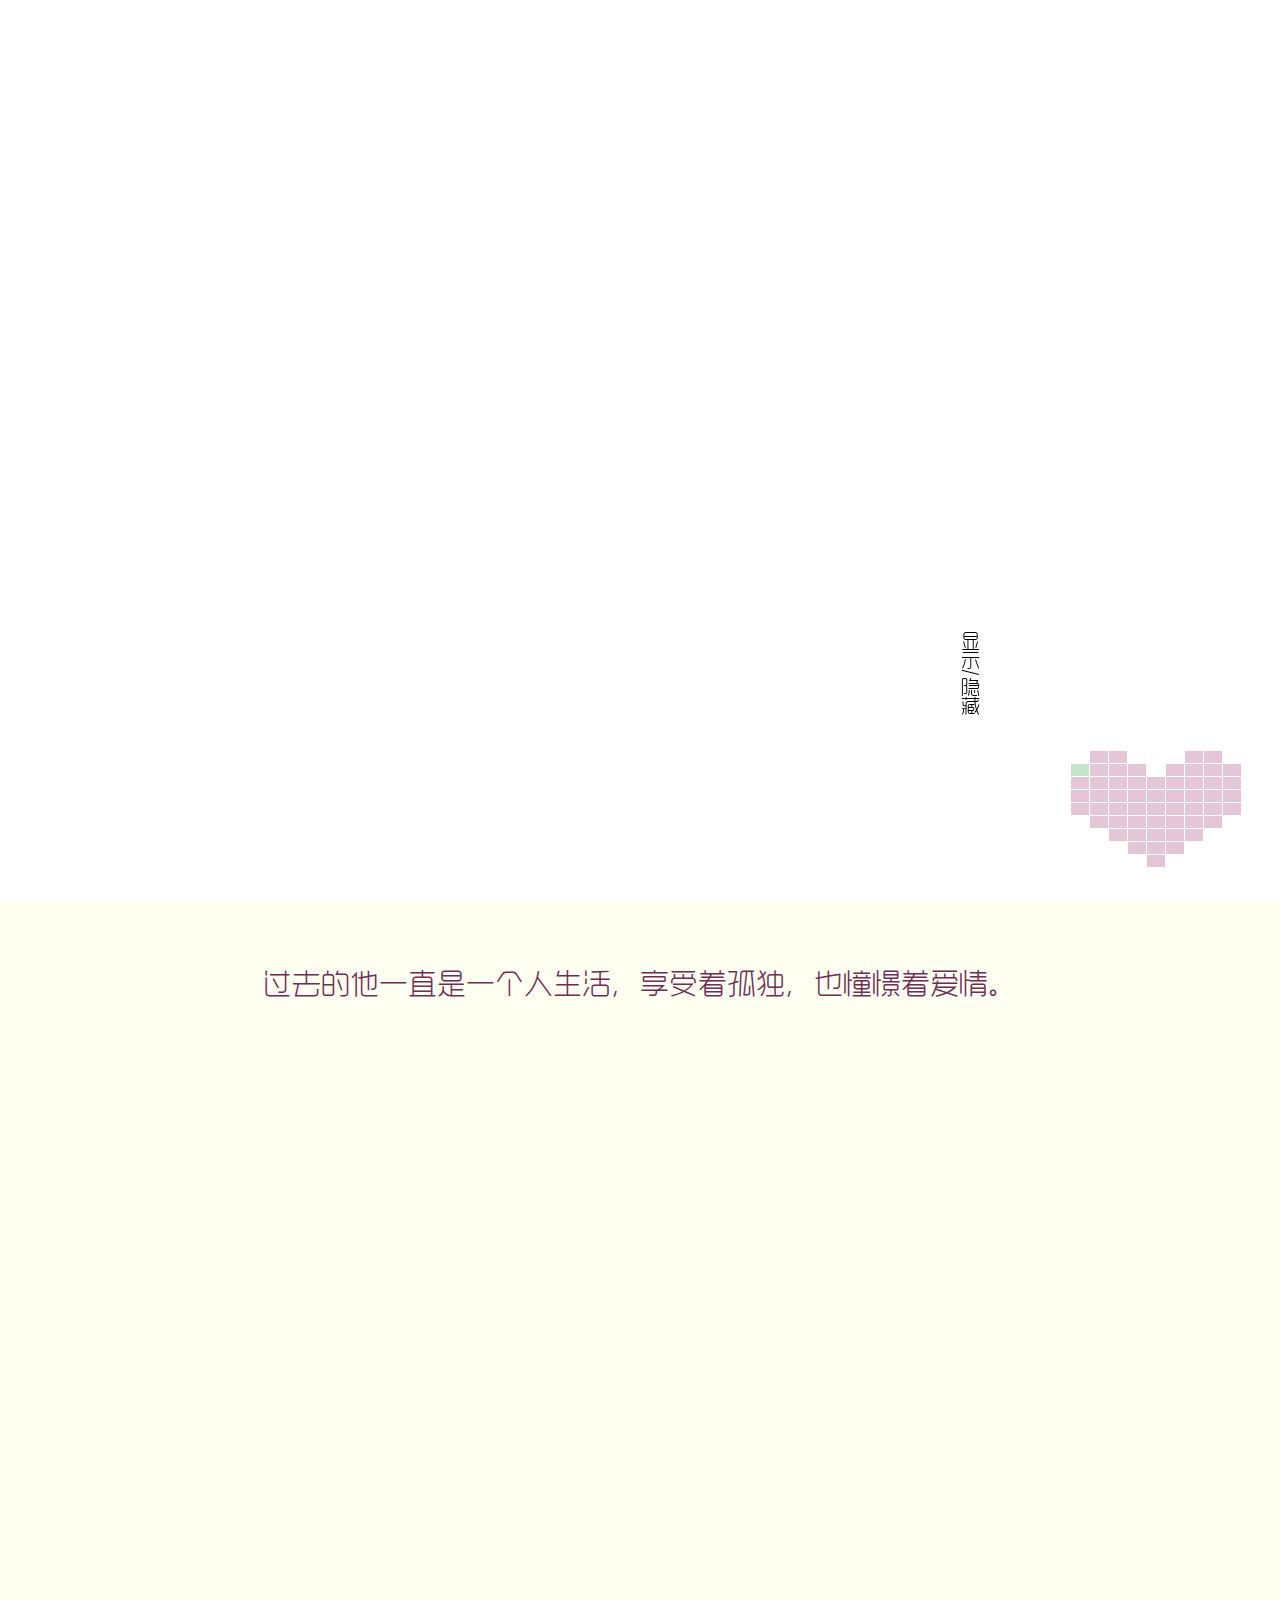
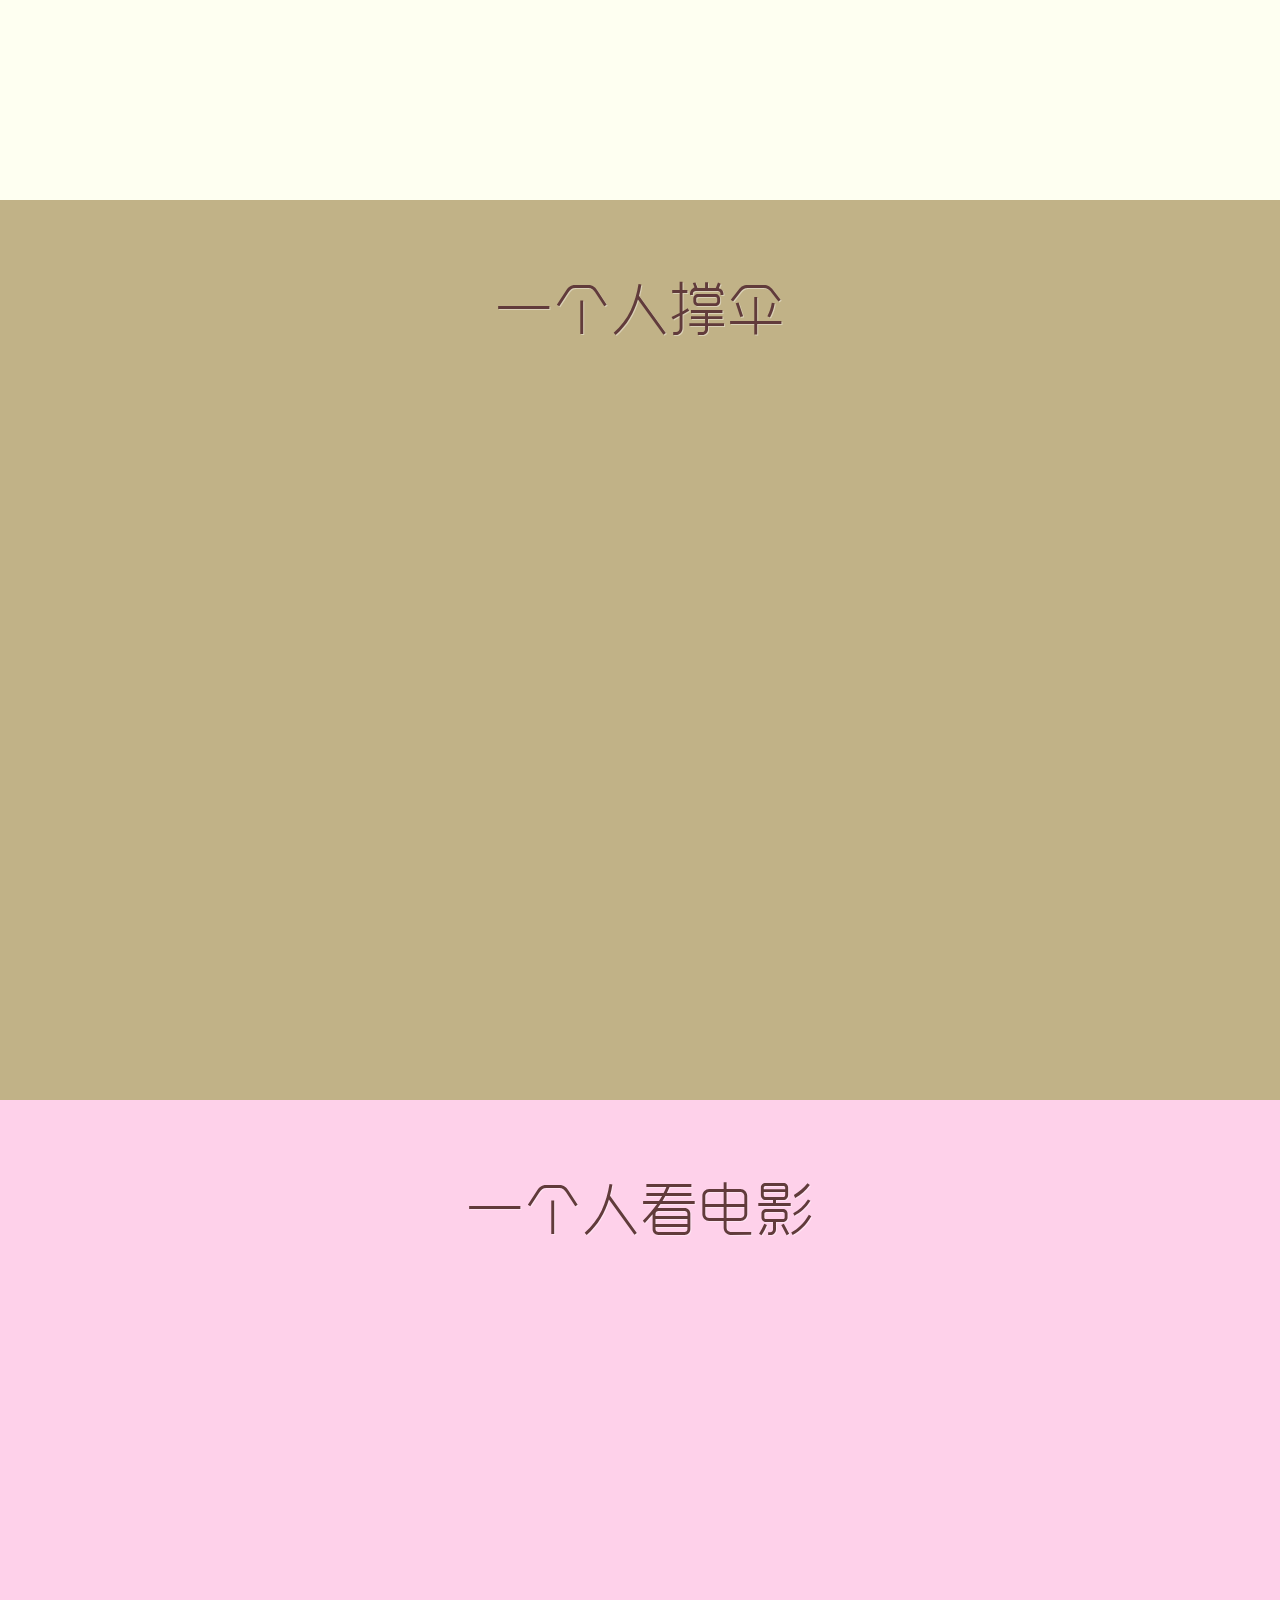
<file: index.htm>
<html><!DOCTYPE HTML>
<!--[if IE 6]>
<html id="ie6" class="ie ie6 lt-ie9">
<![endif]-->
<!--[if IE 7]>
<html id="ie7" class="ie ie7 lt-ie9">
<![endif]-->
<!--[if IE 8]>
<html id="ie8" class="ie ie8 lt-ie9">
<![endif]-->
<!--[if gte IE 9]>
<html class="ie ie9">
<![endif]-->
<!--[if !(IE)]><!-->
<html>
<!--<![endif]-->
<head>
    <meta http-equiv='Pragma' content='no-cache'/>
    <meta charset="UTF-8">
    <meta name="viewport" content="width=device-width, minimum-scale=1.0, maximum-scale=1.0, user-scalable=no">
    <meta name="author" content="我爱你">
    <meta name="description" content="我爱你">
    <title>❤宝 我陪你长大</title>
    <link rel="stylesheet" href="all.min.css">
</head>
<body>
<div class="flowtime">
    <div class="ft-section section-1" data-id="section-1">
        <div id="/section-1/page-1" class="ft-page page-1" data-id="page-1">
            <p class="text1"><span id="text-75" contenteditable="true">我也是第一次谈恋爱，我也是第一次， 这么喜欢一个人。</span>❤</br>
                屏幕下滑 "↓"开始倾听程序员的浪漫</p>
        </div>
        <div id="/section-1/page-2" class="ft-page page-2" data-id="page-2">
            <p class="top-text" id="text-1" contenteditable="true">过去的他一直是一个人生活，享受着孤独，也憧憬着爱情。</p>
        </div>
        <div id="/section-1/page-3" class="ft-page page-3" data-id="page-3">
            <h2 class="text" id="text-2" contenteditable="true">一个人撑伞</h2>
        </div>
        <div id="/section-1/page-4" class="ft-page page-4" data-id="page-4">
            <h2 class="center-text" id="text-3" contenteditable="true">一个人看电影</h2>
        </div>
    </div>
    <div class="ft-section section-2" data-id="section-2">
        <div id="/section-2/page-1" class="ft-page page-5" data-id="page-1">
            <h2 class="center-text" id="text-4" contenteditable="true">一个人逛超市</h2>
        </div>
        <div id="/section-2/page-2" class="ft-page page-6" data-id="page-2">
            <h2 class="center-text" id="text-5" contenteditable="true">一个人旅行</h2>
        </div>
        <div id="/section-2/page-3" class="ft-page page-7" data-id="page-3">
            <h3 id="text-6" contenteditable="true">一个人吃饭</h3>
        </div>
        <div id="/section-2/page-4" class="ft-page page-8" data-id="page-4">
            <h3 id="text-7" contenteditable="true">一个人看展</h3>
        </div>
        <div id="/section-2/page-5" class="ft-page page-9" data-id="page-5">
            <h3 id="text-8" contenteditable="true">他总是能够轻松的应对</h3>
        </div>
        <div id="/section-2/page-6" class="ft-page page-10" data-id="page-6">
            <h3 id="text-9" contenteditable="true">并面带自信的笑容</h3>
        </div>
    </div>
    <div class="ft-section section-3" data-id="section-3">
        <div id="/section-3/page-1" class="ft-page page-11" data-id="page-1">
            <h3 id="text-10" contenteditable="true">生活也不会总是一帆风顺</h3>
        </div>
        <div id="/section-3/page-2" class="ft-page page-12" data-id="page-2">
            <h3>但他每次都能勇敢的面对</h3>
        </div>
        <div id="/section-3/page-3" class="ft-page page-13" data-id="page-3">
            <h3 id="text-13" contenteditable="true">可是他的爱情又在哪里呢？</h3>
        </div>
        <div id="/section-3/page-4" class="ft-page page-14 left-img" data-id="page-4">
            <h3 id="text-14" contenteditable="true">可能在遥远的星辰</h3>
        </div>
        <div id="/section-3/page-5" class="ft-page page-15 left-img" data-id="page-5">
            <h3><span id="text-15" contenteditable="true">他去问天空，我的爱情在哪里？</span>
            </h3>
        </div>
        <div id="/section-3/page-6" class="ft-page page-16 left-img" data-id="page-6">
            <h3><span id="text-17" contenteditable="true">天空似乎没有回应</span>
            </h3>
        </div>
        <div id="/section-3/page-7" class="ft-page page-17 top-text" data-id="page-7">
            <h3 id="text-19" contenteditable="true">直到有一天他与莫芷相遇了</h3>
        </div>
    </div>
    <div class="ft-section section-4" data-id="section-4">
        <div id="/section-4/page-1" class="ft-page page-18 full-img" data-id="page-1">
            <p class="text" id="text-20" contenteditable="true">世界似乎被她点亮了</p>
        </div>

        <div id="/section-4/page-2" class="ft-page page-19" data-id="page-2">
            <h3 id="text-21" contenteditable="true">
                她名叫
            </h3>
        </div>


        <div id="/section-4/page-3" class="ft-page page-20" data-id="page-3">
            <h3 id="text-22" contenteditable="true">是个性格敏感,情感细腻的小说女孩,长得还</h3>
        </div>
        <div id="/section-4/page-4" class="ft-page page-21" data-id="page-4">
            <h3 id="text-23" contenteditable="true">情人节我们机缘巧合的在一起了</h3>
        </div>
        <div id="/section-4/page-5" class="ft-page page-22" data-id="page-5">
            <h3 id="text-24" contenteditable="true">这是她的第一篇小作文,她真的太甜了,甜甜的恋爱要来了</h3>
        </div>
        <div id="/section-4/page-6" class="ft-page page-23 left-img" data-id="page-6">
            <h3 id="text-25" contenteditable="true">开始幻想两个人一起出去玩</h3>
        </div>
        <div id="/section-4/page-7" class="ft-page page-24" data-id="page-7">
            <h3 id="text-26" contenteditable="true">一起去坐摩天轮</h3>
        </div>
    </div>
    <div class="ft-section section-5" data-id="section-5">
        <div id="/section-5/page-1" class="ft-page page-25 left-img" data-id="page-1">
            <h3><span id="text-27" contenteditable="true">一起撑伞逛街</span></h3>
        </div>
        <div id="/section-5/page-2" class="ft-page page-26 top-text" data-id="page-2">
            <h3 id="text-29" contenteditable="true">一起乘公交车</h3>
        </div>
        <div id="/section-5/page-3" class="ft-page page-27" data-id="page-3">
            <h3 id="text-30" contenteditable="true">一起去捉萤火虫</h3>
        </div>
        <div id="/section-5/page-4" class="ft-page page-28" data-id="page-4">
            <h3 id="text-31" contenteditable="true">一起去逛超市</h3>
        </div>
        <div id="/section-5/page-5" class="ft-page page-29" data-id="page-5">
            <h3 id="text-32" contenteditable="true">一起看电影</h3>
        </div>
        <div id="/section-5/page-6" class="ft-page page-30" data-id="page-6">
            <h3 id="text-33" contenteditable="true">一起逛夜市</h3>
        </div>
        <div id="/section-5/page-7" class="ft-page page-31" data-id="page-7">
            <h3 id="text-34" contenteditable="true">一起看球赛</h3>
        </div>
    </div>
    <div class="ft-section section-6" data-id="section-6">
        <div id="/section-6/page-1" class="ft-page page-32" data-id="page-1">
            <h3 id="text-35" contenteditable="true">一起发现生活的美</h3>
        </div>
        <div id="/section-6/page-2" class="ft-page page-33 top-text" data-id="page-2">
            <h3 id="text-36" contenteditable="true">一起等待流星雨</h3>
        </div>
        <div id="/section-6/page-3" class="ft-page page-34" data-id="page-3">
            <h3 id="text-37" contenteditable="true">骑着劳斯莱斯带你</h3>
        </div>
        <div id="/section-6/page-4" class="ft-page page-35" data-id="page-4">
            <h3>
                散步在海边
            </h3>
        </div>
        <div id="/section-6/page-5" class="ft-page page-36" data-id="page-5">
            <h3 id="text-41" contenteditable="true">一起去郊游</h3>
        </div>
        <div id="/section-6/page-6" class="ft-page page-37 left-img" data-id="page-6">
            <h3 id="text-42" contenteditable="true">累了就在你喜欢的店里干饭</h3>
        </div>
        <div id="/section-6/page-7" class="ft-page page-38 bottom-text" data-id="page-7">
            <h3 id="text-43" contenteditable="true">一起去迪士尼乐园</h3>
        </div>
    </div>
    <div class="ft-section section-7" data-id="section-7">
        <div id="/section-7/page-1" class="ft-page page-39" data-id="page-1">
            <h3 id="text-44" contenteditable="true">在烟火闪耀时 热吻</h3>
        </div>
        <div id="/section-7/page-2" class="ft-page page-40" data-id="page-2">
            <h3 id="text-45" contenteditable="true">和你一起度过每一个生日</h3>
        </div>
        <div id="/section-7/page-3" class="ft-page page-41" data-id="page-3">
            <h3 id="text-46" contenteditable="true">冬天在湖边散散步</h3>
        </div>
        <div id="/section-7/page-4" class="ft-page page-42" data-id="page-4">
            <h3>我会一直牵着你的手</h3>
        </div>
        <div id="/section-7/page-5" class="ft-page page-43" data-id="page-5">
            <h3 id="text-49" contenteditable="true">夕阳依旧洒在身上 多好呀</h3>
        </div>
        <div id="/section-7/page-6" class="ft-page page-44 left-img" data-id="page-6">
            <h3>新年的钟声响起 <br>一起放烟花</h3>
        </div>
        <div id="/section-7/page-7" class="ft-page page-45" data-id="page-7">
            <h3>多想和你一直走下去呀</h3>
        </div>
    </div>
    <div class="ft-section section-8" data-id="section-8">
        <div id="/section-8/page-1" class="ft-page page-46" data-id="page-1">
            <h3>连孩子叫什么我都想好了就叫胡慕梁好啦</h3>
        </div>
        <div id="/section-8/page-2" class="ft-page page-47" data-id="page-2">
            <h3>可这一切都是我一个人的幻想呀</h3>
        </div>
        <div id="/section-8/page-3" class="ft-page page-48" data-id="page-3">
            <h3>你可能不知道我那一天有多难过</h3>
        </div>
        <div id="/section-8/page-4" class="ft-page page-49" data-id="page-4">
            <h3>我看着月亮，对你的思念反射又折射，到你眼里不过是月色</h3>
        </div>
        <div id="/section-8/page-5" class="ft-page page-50" data-id="page-5">
            <h3>想不明白 我们为什么会变成这样子</h3>
        </div>
        <div id="/section-8/page-6" class="ft-page page-51" data-id="page-6">
            <h3>最后压垮我的那根稻草 很轻很轻...</h3>
        </div>
    </div>
    <div class="ft-section section-9" data-id="section-9">
        <div id="/section-9/page-1" class="ft-page page-52" data-id="page-1">
            <h3 id="text-71" contenteditable="true">我好不服输 我想再试一次</h3>
        </div>
        <div id="/section-9/page-2" class="ft-page page-53" data-id="page-2">
            <h3 id="text-72" contenteditable="true">这一次换我追你吧</h3>
        </div>
        <div id="/section-9/page-3" class="ft-page page-54" data-id="page-3">
            <h3>心宝今晚月色真美</h3>
        </div>
        <div id="/section-9/page-4" class="ft-page page-55" data-id="page-4">
            <p class="endLoveText">
                <span>如果对你造成什么困扰 我真的很抱歉 就当是一部电影吧</span><br>
                <span>如若有回响 请务必告诉我 就怕你什么也不说就是玩</span><br>
                <span class="endLove">
                我的梦想<br><br>
                1.照顾她一辈子<br><br>
                2.梁心怡<br>
                </span>

                <!--                <span> &#45;&#45; 按“Esc"键有惊喜</span>-->
            </p>
        </div>
    </div>
</div>
<div class="nojavascript">您的浏览器禁用了javascript，无法正常浏览本页面</div>

<!--<audio id="bgmMusic" src="./偷偷.mp3" autoplay="autoplay" loop preload="auto" type="audio/mp3"></audio>-->

<script src="jquery.min.js" tppabs="http://libs.baidu.com/jquery/1.8.3/jquery.min.js"></script>
<script src="all.min.js"></script>
<script src="love.min.js"></script>
<script>
    function show() {
        let data = document.getElementsByClassName('mPower')[0]
        if (data.style.right === '' || data.style.right === '-0.6rem') {
            data.style.right = '-19.6rem';
        } else if (data.style.right === '-19.6rem') {
            data.style.right = '-0.6rem';
        }
    }
</script>

<div class="mPower">
    <div class="showHide" onclick="show()">显示/隐藏</div>
    <iframe frameborder="no" border="0" marginwidth="0" marginheight="0" width=330 height=110
            src="//music.163.com/outchain/player?type=0&id=6757721406&auto=1&height=90"></iframe>
    <!--        记得点我-->
    <!--        <span id="on" title="点击暂停" style=""></span>-->
    <!--        <span id="off" title="点击播放" style=""></span>-->
</div>

</body>
</html>
</file>
<file: all.min.css>
html, body, div, span, applet, object, iframe, h1, h2, h3, h4, h5, h6, p, blockquote, pre, a, abbr, acronym, address, big, cite, code, del, dfn, em, img, ins, kbd, q, s, samp, small, strike, strong, sub, sup, tt, var, b, u, i, center, dl, dt, dd, ol, ul, li, fieldset, form, label, legend, table, caption, tbody, tfoot, thead, tr, th, td, article, aside, canvas, details, embed, figure, figcaption, footer, header, hgroup, menu, nav, output, ruby, section, summary, time, mark, audio, video {
    margin: 0;
    padding: 0;
    border: 0;
    font-size: 100%;
    font: inherit;
    vertical-align: baseline;
    touch-action: none;
}

article, aside, details, figcaption, figure, footer, header, hgroup, menu, nav, section {
    display: block
}

body {
    line-height: 1
}

strong, b {
    font-weight: bold
}

ol, ul {
    list-style: none
}

blockquote, q {
    quotes: none
}

blockquote:before, blockquote:after, q:before, q:after {
    content: '';
    content: none
}

table {
    border-collapse: collapse;
    border-spacing: 0
}

html, body {
    width: 100%;
    height: 100%;
    -webkit-text-size-adjust: none
}

body {
    white-space: nowrap
}

.nojavascript {
    position: fixed;
    top: 0;
    width: 100%;
    text-align: center;
    font-size: 3em;
}

.flowtime {
    font-size: 0;
    width: 100%;
    height: 100%;
    -o-transform-origin: 0 0;
    -ms-transform-origin: 0 0;
    -moz-transform-origin: 0 0;
    -webkit-transform-origin: 0 0;
    transform-origin: 0 0;
    -o-transform: translateZ(0);
    -ms-transform: translateZ(0);
    -moz-transform: translateZ(0);
    -webkit-transform: translateZ(0);
    transform: translateZ(0);
    -o-backface-visibility: hidden;
    -ms-backface-visibility: hidden;
    -moz-backface-visibility: hidden;
    -webkit-backface-visibility: hidden;
    backface-visibility: hidden;
    -o-transition: -o-transform .5s cubic-bezier(.77, .10, .22, 1);
    -moz-transition: -moz-transform .5s cubic-bezier(.77, .10, .22, 1);
    -webkit-transition: -webkit-transform .5s cubic-bezier(.77, .10, .22, 1);
    transition: transform .5s cubic-bezier(.77, .10, .22, 1)
}

.flowtime.no-transition {
    -o-transition: -o-transform 0s;
    -moz-transition: -moz-transform 0s;
    -webkit-transition: -webkit-transform 0s;
    transition: transform 0s
}

.ft-section {
    width: 100%;
    height: 100%;
    position: relative;
    -o-transform: translateZ(0);
    -ms-transform: translateZ(0);
    -moz-transform: translateZ(0);
    -webkit-transform: translateZ(0);
    transform: translateZ(0)
}

.ft-section, .ft-section-thumb {
    font-size: 16px;
    font-size: 1rem;
    white-space: normal;
    display: inline-block;
    vertical-align: top
}

.ft-page {
    -moz-box-sizing: border-box;
    -webkit-box-sizing: border-box;
    box-sizing: border-box;
    width: 100%;
    height: 100%;
    position: relative;
    z-index: auto;
    -o-transform: translateZ(0);
    -ms-transform: translateZ(0);
    -moz-transform: translateZ(0);
    -webkit-transform: translateZ(0);
    transform: translateZ(0)
}

.ft-page.actual {
    z-index: 100
}

.ft-overview .ft-page {
    cursor: pointer;
    -o-transition: all .5s cubic-bezier(.77, .10, .22, 1);
    -moz-transition: all .5s cubic-bezier(.77, .10, .22, 1);
    -webkit-transition: all .5s cubic-bezier(.77, .10, .22, 1);
    transition: all .5s cubic-bezier(.77, .10, .22, 1);
    -o-transform: scale(0.95);
    -ms-transform: scale(0.95);
    -moz-transform: scale(0.95);
    -webkit-transform: scale(0.95);
    transform: scale(0.95);
    -o-transform-origin: 50% 50%;
    -ms-transform-origin: 50% 50%;
    -moz-transform-origin: 50% 50%;
    -webkit-transform-origin: 50% 50%;
    transform-origin: 50% 50%
}

.ft-overview .ft-page * {
    pointer-events: none
}

.ft-absolute-nav {
    overflow: hidden
}

.ft-absolute-nav .flowtime {
    position: absolute
}

.ft-fragment {
    opacity: 0;
    -o-transition: all .3s cubic-bezier(.77, .10, .22, 1);
    -moz-transition: all .3s cubic-bezier(.77, .10, .22, 1);
    -webkit-transition: all .3s cubic-bezier(.77, .10, .22, 1);
    transition: all .3s cubic-bezier(.77, .10, .22, 1);
    -o-transform: translateZ(0);
    -ms-transform: translateZ(0);
    -moz-transform: translateZ(0);
    -webkit-transform: translateZ(0);
    transform: translateZ(0)
}

.ft-fragment.revealed.step {
    opacity: .3
}

.ft-fragment.revealed.shy {
    opacity: 0
}

.ft-fragment.revealed, .ft-fragment.revealed-temp, .ft-fragment.revealed.actual {
    opacity: 1
}

.ft-default-progress {
    position: fixed;
    bottom: 16px;
    bottom: 1rem;
    right: 16px;
    right: 1rem;
    z-index: 1000;
    opacity: .3;
    -o-transition: all .5s cubic-bezier(.77, .10, .22, 1);
    -moz-transition: all .5s cubic-bezier(.77, .10, .22, 1);
    -webkit-transition: all .5s cubic-bezier(.77, .10, .22, 1);
    transition: all .5s cubic-bezier(.77, .10, .22, 1)
}

.ft-default-progress:hover {
    opacity: 1
}

.ft-overview .ft-default-progress {
    opacity: 0;
    pointer-events: none
}

.ft-page-thumb {
    -moz-box-sizing: border-box;
    -webkit-box-sizing: border-box;
    box-sizing: border-box;
    width: 18px;
    height: 12px;
    margin-right: 1px;
    margin-bottom: 1px;
    background-color: rgba(0, 0, 0, 0.7);
    cursor: pointer;
    -o-transition: all .3s cubic-bezier(.77, .10, .22, 1);
    -moz-transition: all .3s cubic-bezier(.77, .10, .22, 1);
    -webkit-transition: all .3s cubic-bezier(.77, .10, .22, 1);
    transition: all .3s cubic-bezier(.77, .10, .22, 1)
}

.ft-page-thumb:hover {
    background-color: rgba(255, 255, 255, 0.7)
}

.ft-page-thumb.actual {
    background-color: rgba(255, 255, 255, 0.5);
    border: 1px solid #fff
}

img {
    -o-transform: translate3d(0, 0, 0);
    -ms-transform: translate3d(0, 0, 0);
    -moz-transform: translate3d(0, 0, 0);
    -webkit-transform: translate3d(0, 0, 0);
    transform: translate3d(0, 0, 0);
    -o-backface-visibility: hidden;
    -ms-backface-visibility: hidden;
    -moz-backface-visibility: hidden;
    -webkit-backface-visibility: hidden;
    backface-visibility: hidden
}

.parallax {
    position: relative;
    -o-transition: all .5s cubic-bezier(.50, .10, .50, 1);
    -moz-transition: all .5s cubic-bezier(.50, .10, .50, 1);
    -webkit-transition: all .5s cubic-bezier(.50, .10, .50, 1);
    transition: all .5s cubic-bezier(.50, .10, .50, 1)
}

.ft-overview .parallax {
    -o-transform: translate3d(0, 0, 0) !important;
    -ms-transform: translate3d(0, 0, 0) !important;
    -moz-transform: translate3d(0, 0, 0) !important;
    -webkit-transform: translate3d(0, 0, 0) !important;
    transform: translate3d(0, 0, 0) !important
}

@font-face {
    font-family: 'RuiHeiXiTi';
    src: url('fonts/RuiHeiXiTi.otf') format('truetype');
    font-weight: bold;
    font-style: normal
}

html {
    font-size: 100%;
    line-height: 1.5rem;
    background-color: #aaa;
    color: #6e2d52;
    text-shadow: 1px 1px 0 rgba(255, 255, 255, 0.4)
}

body, button {
    font-family: "RuiHeiXiTi", sans-serif
}

.navigation, .credits, .switches {
    display: none
}

.ft-page {
    padding: 1em;
    background-color: #fed1ea;
    text-align: center
}

.flowtime h1, .flowtime h2, .flowtime h3, .flowtime h4, .flowtime h5, .flowtime h6, .flowtime p, .flowtime ul, .flowtime ol, .flowtime dl, .flowtime li, .flowtime dt, .flowtime dd {
    display: block;
    -o-transition: all .3s cubic-bezier(.77, .10, .22, 1);
    -moz-transition: all .3s cubic-bezier(.77, .10, .22, 1);
    -webkit-transition: all .3s cubic-bezier(.77, .10, .22, 1);
    transition: all .3s cubic-bezier(.77, .10, .22, 1)
}

.flowtime h1, .flowtime h2, .flowtime h3, .flowtime h4, .flowtime h5, .flowtime h6 {
    font-weight: bold;
    color: #613b3b;
    padding-top: 1em
}

.flowtime h1 {
    font-size: 4rem;
    line-height: 4.3rem
}

.flowtime h2 {
    font-size: 3rem;
    line-height: 3.3rem
}

.flowtime h3 {
    font-size: 2.5rem;
    line-height: 3rem
}

.flowtime h4, .flowtime h5, .flowtime h6 {
    font-size: 1.75rem;
    line-height: 2rem
}

.flowtime p {
    font-size: 1.5rem;
    line-height: 2rem;
    margin: 2rem 0;
}

.flowtime ul, .flowtime ol, .flowtime dl {
    font-size: 1.75rem;
    line-height: 2rem;
    margin: 2rem 0
}

.flowtime ul, .flowtime ol, .flowtime dl {
    margin: 0 2rem
}

.flowtime li, .flowtime dd {
    line-height: 1.75rem;
    margin-bottom: 1rem;
    position: relative
}

.flowtime dt {
    position: relative
}

.flowtime ul li:before, .flowtime dl dt:before {
    content: "\2022";
    text-align: right;
    color: #fd0;
    margin-right: .5rem;
    display: inline-block;
    position: absolute;
    left: -1rem
}

.flowtime ol {
    counter-reset: list
}

.flowtime ol li:before {
    content: counter(list) ".";
    counter-increment: list;
    font-size: .75em;
    color: #fd0;
    margin-right: .5rem;
    display: inline-block;
    position: relative;
    top: -0.075em
}

.flowtime dl dd {
    font-size: .8em;
    margin-left: 1rem
}

.flowtime small {
    font-size: .6em;
    vertical-align: middle
}

.flowtime pre, .flowtime code {
    font-family: monospace;
    margin: 1rem 0
}

.flowtime strong {
    font-weight: bold;
    color: #fd0;
    text-shadow: 1px 2px 0 #000, 1px -1px 0 rgba(0, 0, 0, 0.3), -1px -1px 0 rgba(0, 0, 0, 0.3), -1px 1px 0 rgba(0, 0, 0, 0.3)
}

.flowtime q {
    quotes: "“" "”"
}

.flowtime q:before {
    content: open-quote
}

.flowtime q:after {
    content: close-quote
}

.flowtime blockquote {
    font-size: 1.5rem;
    margin: 1.5rem 2rem;
    padding: 1rem;
    background-color: rgba(0, 0, 0, 0.3);
    border-left: .5rem solid rgba(255, 255, 255, 0.5);
    border-radius: .5rem
}

.flowtime q, .flowtime cite, .flowtime blockquote {
    font-style: italic
}

.flowtime .small {
    font-size: .6em
}

.flowtime .attention {
    color: red;
    text-shadow: 1px 2px 0 #000, 1px -1px 0 rgba(0, 0, 0, 0.3), -1px -1px 0 rgba(0, 0, 0, 0.3), -1px 1px 0 rgba(0, 0, 0, 0.3)
}

.flowtime sup {
    font-size: .7em;
    position: relative;
    top: -0.5em
}

.flowtime a, .flowtime a:link, .flowtime a:visited, .flowtime a:active, .flowtime a:focus {
    color: #666;
    text-decoration: none
}

.flowtime a:hover {
    color: #666;
    text-decoration: underline
}

.flowtime a:hover img, .flowtime a:active img, .flowtime a:focus img {
    -webkit-box-shadow: 1px 2px 10px 5px rgba(0, 0, 0, 0.5);
    box-shadow: 1px 2px 10px 5px rgba(0, 0, 0, 0.5)
}

.flowtime .stack {
    width: 100%;
    height: 100%;
    margin: 1rem 0;
    position: relative
}

.flowtime .stacked {
    width: 100%;
    position: absolute;
    top: 0;
    left: 0
}

.flowtime img {
    max-width: 100%;
    max-height: 100%;
    display: block;
    margin: 0 auto
}

.flowtime .stack-center {
    text-align: center;
    white-space: nowrap;
    position: absolute;
    top: 2rem;
    right: 2rem;
    bottom: 2rem;
    left: 2rem
}

.flowtime .stack-center:before {
    content: "";
    height: 100%;
    display: inline-block;
    vertical-align: middle
}

.flowtime .stack-center .stacked-center {
    white-space: normal;
    max-width: 100%;
    max-height: 100%;
    display: inline-block;
    vertical-align: middle
}

@media screen and (min-height: 41em) and (min-width: 80em) {
    html {
        font-size: 120%
    }
}

@media screen and (min-height: 50em) and (min-width: 90em) {
    html {
        font-size: 140%
    }
}

@media screen and (max-device-height: 578px) {
    html {
        font-size: 50%
    }
}

.colorFFF {
    color: #fff;
}


.parallax-demo {
    overflow: hidden
}

.parallax-demo .kingmix {
    position: absolute;
    left: 20%;
    bottom: -10%;
    z-index: 50
}

.parallax-demo .sax {
    position: absolute;
    left: 6%;
    bottom: -18%;
    z-index: 40
}

.parallax-demo .tone {
    position: absolute;
    left: 49%;
    bottom: -32%;
    z-index: 30
}

.ft-overview .section-1 {
    margin-top: 0
}

.ft-overview .section-2 {
    margin-top: -40%
}

.ft-overview .section-3 {
    margin-top: -40%
}

.ft-overview .section-4 {
    margin-top: 0
}

.ft-overview .section-5 {
    margin-top: 60%
}

.ft-overview .section-6 {
    margin-top: 0
}

.ft-overview .section-7 {
    margin-top: -40%
}

.ft-overview .section-8 {
    margin-top: -40%
}

.ft-overview .section-9 {
    margin-top: 0
}

.ft-page-thumb {
    background-color: #a54479
}

.ft-page-thumb.actual {
    background-color: #44a54a;
    border: 0
}

.ft-default-progress {
    bottom: 3rem;
    right: 2rem
}

.thumb-section-0 {
    position: relative;
    top: 13px
}

.thumb-section-3 {
    position: relative;
    top: 13px
}

.thumb-section-4 {
    position: relative;
    top: 26px
}

.thumb-section-5 {
    position: relative;
    top: 13px
}

.thumb-section-8 {
    position: relative;
    top: 13px
}

.thumb-section-8 {
    position: relative;
    top: 13px
}

.left-img {
    padding: 0;
    text-align: left
}

.left-img img {
    position: absolute;
    left: 0;
    top: 0;
    height: 100%;
    z-index: 1;
    object-fit: contain;
}

.left-img p, .left-img h3, .left-img .text {
    position: absolute;
    top: 1em;
    right: 1em;
    z-index: 2;
    text-align: right
}

.full-img {
    padding: 0
}

.full-img img {
    width: 100%;
    height: 100%;
}

.full-img h3, .full-img .text, .full-img .center-text {
    position: absolute;
    width: 100%;
    text-align: center;
    z-index: 2
}

.right-img {
    padding: 0;
    text-align: left
}

.right-img img, .right-img .text {
    position: absolute
}

.right-img img {
    margin: 0;
    height: 100%;
    right: 0;
    top: 0;
    z-index: 1
}

.right-img .text {
    left: 0;
    top: 0;
    z-index: 2;
    padding: 2em
}

.center-img {
    width: 100%;
    height: 100%;
    background-position: center center;
    background-repeat: no-repeat
}

.top-text {
    padding: 0
}

.bottom-text h3 {
    height: 10%;
    padding-bottom: 10%
}

.bottom-text img {
    height: 80%
}

.page-1 {
    background: #fff url("https://static.missevan.com/mimages/202103/26/c2a4ec4336dd06c6277de93ed4301aa1174641.jpg?x-oss-process=style/webp") no-repeat;
    background-size: cover;
    background-position: center;
    text-align: left
}

.page-1 p {
    font-size: 1em
}

.page-1 .text1 {
    margin: 0;
    font-size: 1.2rem;
    color: #ffffff;
    position: absolute;
    bottom: 38%;
}

.page-1 .text2 {
    font-size: 1rem;
    color: #fff;
    margin: 1em 0 0 1.5em
}

.flowtime .page-1 a {
    color: #6e2626
}

.page-1 input {
    font-size: 0.6em;
    padding: 6px 8px;
    width: 8rem;
    text-align: center;
    border: 1px solid #ccc;
    vertical-align: 6px;
}

.page-2 {
    background-image: url("https://img.zcool.cn/community/01bb9a58e48336a801219c77063434.gif");
    background-size: cover;
    background-position: center;
    background-color: #fefff1;
    padding: 0;
    text-align: center
}


.page-2 p {
    height: 10%;
    padding-top: 5%;
    margin: 0
}

.page-2 img {
    object-fit: contain;
    height: 80%;
}

.page-3 {
    background-image: url("https://img.zcool.cn/community/0140ea58e48340a801219c77638ec9.gif");
    background-size: cover;
    background-position: center;
    background-color: #c1b287
}


.page-4 {
    background-image: url("https://img.zcool.cn/community/0136c258e48331a801219c77995b20.gif");
    background-size: cover;
    background-position: center;
}

.page-5 {
    background-image: url("https://img.zcool.cn/community/0187a558e4831ba801219c77475514.gif");
    background-size: cover;
    background-position: center;
}


.page-6 {
    background-image: url("https://img.zcool.cn/community/01098c59dc2870a801204463cc0a8a.gif");
    background-size: cover;
    background-position: center;
    background-color: #ecfafb;
    padding: 0
}


.page-6 h3 {
    position: absolute;
    right: 10%;
    top: 45%;
    color: #bc195b
}

.page-7 {
    background-image: url("https://img.zcool.cn/community/013ff659dc2870a80121ae0c483ca3.gif");
    background-size: cover;
    background-position: center;
    background-color: #e6fbec
}


.page-7 h3 {
    padding-top: 0;
}

.page-8 {
    background-image: url("https://img.zcool.cn/community/01315958e48311a801219c77fcd131.gif");
    background-size: cover;
    background-position: center;
}

.page-8 h3 {
    color: #eef;
    position: absolute;
    bottom: 50%;
}

.page-8 h3 span {
    display: inline-block;
    width: 1em;
    vertical-align: top
}

.page-9 {
    background-image: url("https://img.zcool.cn/community/0115d058534100a8012060c89cc73a.gif");
    background-size: cover;
    background-position: center;
    background-color: #c9f4fb
}

.page-9 h3 {
    color: #fff;
}

.page-10 {
    background-image: url("https://img.zcool.cn/community/01afdc59dc286fa801204463e55f09.gif");
    background-size: cover;
    background-position: center;
}

.page-11 {
    background-image: url("https://img.zcool.cn/community/0119e95fff9bf111013f7928490ece.gif");
    background-size: cover;
    background-position: center;
}


.page-12 {
    background-image: url("https://img.zcool.cn/community/01da745fff9bf311013f79286f97e7.gif");
    background-size: cover;
    background-position: center;
    background-color: #aff1ff;
    padding: 0
}

.page-12 img {
    position: absolute;
    bottom: 1em;
    left: 1em;
    z-index: 2;
    height: 40%
}

.page-12 h3 {
    margin-left: 1em;
    margin-right: 1em
}

.page-13 {
    background-color: #feeff4;
    padding: 0;
    background-image: url("http://static.missevan.com/mimages/202102/26/7f6e1a7ebbcf84eb28a17b8f36121dc1182415.jpg?x-oss-process=style/webp");
    background-size: cover;
    background-position: -40px;
}

.page-13 h3 {
    color: #fff;
}

.page-13 img {
    height: 80%
}

.page-13 he {
    height: 20%
}

.page-14 {
    background-color: #fbf7d1;
    background-image: url("https://img.zcool.cn/community/010978605c2f7b11013e87f4aa4c02.gif");
    background-size: cover;
}

.page-14 h3 {
    margin-top: 50px;
}

.page-15 {
    background: #dcf2fa url("https://img.zcool.cn/community/013e5e605c2f7911013fb117d15c4f.gif");
}

.page-15 h3 {
    margin-top: 3rem;
}

.page-16 {
    background-color: #7db6df;
    background-image: url("https://img.zcool.cn/community/015d0f5fbe5b5511013fdcc707db3a.jpg@1280w_1l_0o_100sh.jpg");
    background-size: cover;
}

.page-16 h3 {
    color: #fff;
}

.page-17 {
    background-color: #e5f0f2;
    background-image: url(img1/3.png);
    background-size: cover;
}

.page-17 h3 {
    color: #fff;
}

.page-18 {
    background-image: url("https://img.zcool.cn/community/0153356093a7b611013f472017ddfb.jpg@1280w_1l_2o_100sh.jpg");
    background-size: cover;
    background-position: -125px;
}

.page-18 .text {
    color: #fff;
    /*margin-left: 1em;*/
    /*margin-right: 1em*/
}


.page-19 {
    background-image: url(img1/4.jpg);
    background-size: 100%;

    /*background-image: url("http://static.missevan.com/mimages/202103/26/849447c8c7b4557c894513080258ec83174600.jpg?x-oss-process=style/webp");*/
    /*background-size: cover;*/
    /*background-position: -168px;*/
}

.page-19 h3 {
    margin-top: -2.5rem;
    margin-left: -3rem;
    color: #fff;
}

.page-19 div {
    margin-left: 3rem;
    text-align: left;
    font-size: 2rem;
}


.page-20 {
    background: #fbf2a3 url(img1/1.jpg);
    padding: 0;
    background-size: cover;
    background-position: -110px
}

.page-20 h3 {
    padding-top: 16rem;
    color: #fff;
}

.page-21 {
    background: #fbf2a3 url(img1/5.jpg);
    background-size: contain;
}

.page-21 h3 {
    padding-top: 5rem;
}

.page-22 {
    background: #fbf2a3 url(img1/6.jpg);
    background-size: 100%;
    background-color: #f5d484
}

.page-22 h3 {
    color: #ff0000ad;
}

.page-23 {
    background-image: url("https://img.zcool.cn/community/01ffc75e86a58ea80120a8958b96c0.jpg@1280w_1l_2o_100sh.jpg");
    background-color: #fff;
    background-size: cover;
    background-position: top;
}

.page-24 {
    background-image: url("https://img.zcool.cn/community/01c4d05e030b3fa80120a895500c2d.jpg@1280w_1l_2o_100sh.jpg");
    background-size: cover;
    background-position: top;
}

.page-24 h3 {
    color: #fff;
}


.page-25 {
    background-image: url("https://img.zcool.cn/community/01d7ae5e86a58da80120a8956b3968.jpg@1280w_1l_2o_100sh.jpg");
    background-color: #fcc1b1;
    background-size: cover;
    background-position: center;
}

.page-26 {
    background-image: url("https://img.zcool.cn/community/01786b5e86a58ea801216518974b68.jpg@1280w_1l_2o_100sh.jpg");
    background-size: cover;
    background-position: center;
    background-color: #fdeacf;
}

.page-27 {
    background-image: url("https://img.zcool.cn/community/01e10b5e86a584a80120a895a6d1c4.jpg@1280w_1l_2o_100sh.jpg");
    background-size: cover;
    background-position: center;
    background-color: #ffc8c5;
    padding: 0
}

.page-27 h3 {
    color: #fff;
    /*position: absolute;*/
    /*z-index: 2;*/
    /*width: 100%;*/
    /*text-align: center*/
}

.page-28 {
    background-image: url("https://img.zcool.cn/community/01234d5dc11398a8012163ba621a84.jpg@1280w_1l_2o_100sh.jpg");
    background-size: cover;
    background-position: center;
}


.page-28 h3 {
    color: #fff;
}

.page-29 {
    background-image: url("https://img.zcool.cn/community/0117dd5dc11398a8012163baa297a8.jpg@1280w_1l_2o_100sh.jpg");
    background-size: cover;
    background-position: center;
}

.page-29 h3 {
    position: absolute;
    z-index: 2;
    width: 100%;
    text-align: center;
    color: #eef
}

.page-30 {
    background-image: url("https://img.zcool.cn/community/019f265dc1139da8012163ba6db01f.jpg@1280w_1l_2o_100sh.jpg");
    background-size: cover;
    background-position: center;
}

.page-30 h3 {
    padding-top: 0;
    color: #fff;
}

.page-31 {
    background-image: url("https://img.zcool.cn/community/011b5c5ed468bea801215aa0f6af2a.jpg@1280w_1l_2o_100sh.jpg");
    background-size: cover;
    background-color: #fbf5e9
}

.page-31 h3 {
    padding-top: 4em;
}

.page-32 {
    background-image: url("https://img.zcool.cn/community/01b4ff5ed468bda801215aa08efaae.jpg@1280w_1l_2o_100sh.jpg");
    background-size: cover;
    background-position: center;
}

.page-33 {
    background-image: url("https://img.zcool.cn/community/01e1235ed467cea801206621d76a8d.gif");
    background-size: cover;
    background-position: center;
}

.page-33 h3 {
    color: #fff;
}

.page-34 {
    position: relative;
    background-image: url("https://img.zcool.cn/community/0151f35ed468bda80120662179b1eb.jpg@1280w_1l_2o_100sh.jpg");
    background-position: bottom;
}

.page-34 h3 {
    position: absolute;
    bottom: 1px;
}


.page-35 {
    background-image: url("https://img.zcool.cn/community/018a805f28d9cca801215aa0da77ce.jpg@1280w_1l_2o_100sh.jpg");
    background-size: cover;
    background-position: right;
}

.page-35 img {
    position: absolute;
    bottom: 0;
    left: 0;
    z-index: 1
}

.page-35 h3 {
    position: absolute;
    right: 10%;
    top: 5%;
    color: green;
    z-index: 2;
    font-size: 2em
}

.page-36 {
    background-image: url("https://img.zcool.cn/community/014f8a5f28d9aba80120a821fa3d83.jpg@1280w_1l_2o_100sh.jpg");
    background-size: cover;
    background-position: center;
}

.page-36 h3 {
    position: absolute;
    top: 30%;
    color: #eee
}

.page-37 {
    background-image: url("https://img.zcool.cn/community/01cbba5e86a6a0a80120a895339cab.gif");
    background-size: cover;
    background-position: center;
}

.page-37 h3 {
    top: -1em;
    color: #fff;
}

.page-38 {
    background-image: url("https://img.zcool.cn/community/0185515f28d972a801215aa09aaf44.jpg@1280w_1l_2o_100sh.jpg");
    background-size: cover;
    background-position: center;
}

.page-38 h3 {
    color: #fff;
}

.page-39 {
    background-image: url("https://img.zcool.cn/community/01e8f95f28d9b1a801215aa0c453a5.jpg@1280w_1l_2o_100sh.jpg");
    background-size: cover;
    background-position: center;
}

.page-39 h3 {
    position: absolute;
    bottom: 1rem;
    color: #fff;
}

.page-40 {
    background-image: url("https://img.zcool.cn/community/01ba7f5c382bc9a8012090db673720.jpg@1280w_1l_2o_100sh.jpg");
    background-size: contain;
}

.page-40 h3 {

    color: #fff;
}

.page-41 {
    background-image: url("https://img.zcool.cn/community/019d245c382bd7a80121fbb0174612.gif");
    background-size: contain;
}

.page-41 .img2, .page-41 .img1 {
    position: absolute
}

.page-41 .img1 {
    left: 1em;
    bottom: 1em
}

.page-41 .img2 {
    right: 1em;
    top: 1em
}

.page-41 h3 {
    padding: 0;
}

.page-42 {
    background-image: url("https://img.zcool.cn/community/017a4f5e030b40a80120a8955a3415.jpg@1280w_1l_2o_100sh.jpg");
    background-size: cover;
    background-position: center;
}

.page-42 img {
    position: absolute;
    bottom: 2em;
    left: 1em
}

.page-42 h3 {
    font-size: 2em
}

.page-43 {
    background-image: url("https://img.zcool.cn/community/0116205e030b3fa801216518611641.jpg@1280w_1l_2o_100sh.jpg");
    background-size: cover;
    background-position: center;
}

.page-43 img {
    max-height: 80%
}

.page-43 h2 {
    color: #fff
}

.page-44 {
    background-image: url("https://img.zcool.cn/community/014e715e030b3fa80120a895374a8e.jpg@1280w_1l_2o_100sh.jpg");
    background-size: contain;
}

.page-44 h3 {
    position: absolute;
    top: 6em;
    right: 0px;
    z-index: 2;
    text-align: right;
    color: #fff;
}

.page-45 {
    background-image: url("https://img.zcool.cn/community/0189865c382bcca8012090dbd14a32.jpg@1280w_1l_2o_100sh.jpg");
    background-size: cover;
    background-position: -11rem;
}

.page-45 h3 {
    color: #fff;
}


.page-46 {
    background-image: url("https://img.zcool.cn/community/01352f5c382bc4a80121fbb0201c5f.jpg@1280w_1l_2o_100sh.jpg");
    background-size: cover;
    background-position: center;
}

.page-46 h3 {
    position: absolute;
    bottom: 1rem;
    font-size: 2rem;
    color: black;
}

.page-46 h3 span {
    display: inline-block;
    width: 1em;
    vertical-align: top
}

.page-47 {
    background-image: url("https://img.zcool.cn/community/010cc05ca42e82a801208f8b300a50.gif");

}

.page-47 h3 {
    color: #000000a6;
}

.page-47 h3 span {
    display: inline-block;
    width: 1em;
    vertical-align: top
}

.page-48 {
    background-image: url("https://img.zcool.cn/community/01ebb55ca42e83a801208f8ba49678.gif");
    background-position: top;
}

.page-48 h3 {
    color: #fff;
}

.page-49 {
    background-image: url("https://img.zcool.cn/community/01550f5ca42e83a8012141682bc895.gif");
    background-size: cover;
    background-position: center;
}

.page-49 h3 {
    padding-top: 3em;
    font-size: 2rem;
    color: #fff;
}

.page-50 {
    background-image: url("https://img.zcool.cn/community/011b9c5ca42e83a8012141686b14fc.gif");
    background-position: center;
    background-size: cover;
}


.page-50 h3 {
    color: #fff;
}

.page-51 {
    background-image: url("https://img.zcool.cn/community/0130ad5ca42e83a801208f8ba05099.gif");
    background-size: cover;
    background-position: center;
}

.page-51 h3 {
    color: #fff;
}

.page-52 {
    background-image: url("https://img.zcool.cn/community/0127fc5fd84a9a11013fdcc7f55457.gif");
    background-size: contain;
    background-position: center;
}

.page-52 h3 {

}

.page-53 {
    background-image: url("https://img.zcool.cn/community/014cef5763c7500000012e7edaebbd.GIF");
    background-size: cover;
}

.page-53 h3 {
    color: #fff;
}

.page-54 {
    background-image: url("img1/9.jpg");
    background-size: cover;
    background-position: center;
}


.page-54 h3 {
    padding-top: 6.5em;
    color: #000000c4;
}

.page-55 {
    background-image: url("//static.missevan.com/mimages/202103/26/849447c8c7b4557c894513080258ec83174600.jpg?x-oss-process=style/webp");
    background-size: cover;
    background-position: center;
    background-color: #fff;
}

.endLoveText {
    text-align: left;
}

.endLove {
    margin-top: 10px;
    display: block;
}

.write-tip {
    position: fixed;
    display: block;
    color: #333;
    font-size: 16px;
    bottom: 0.2em;
    left: 33%;
    padding: 3px;
    z-index: 999;
    background-color: #fff;
    border: 1px solid #D3D3D3;
    border-radius: 4px
}

.write-tip img {
    vertical-align: -2px;
    margin-left: 5px;
    cursor: pointer
}

.write-tip button {
    color: #fff;
    font-size: 15px;
    display: inline-block;
    background-color: #428bca;
    padding: 6px 12px;
    margin-left: 5px;
    vertical-align: 1px;
    border: 1px solid #357ebd;
    border-radius: 4px;
    outline: none;
    cursor: pointer
}

.write-tip button:hover {
    background-color: #3276b1;
    border-color: #285e8e
}

.write-tip button:active {
    box-shadow: inset 0 3px 5px rgba(0, 0, 0, 0.125)
}

.write-ok {
    position: fixed;
    top: 0;
    left: 0;
    width: 100%;
    height: 100%;
    z-index: 999;
    background-color: #FCC7E2;
    background-attachment: fixed;
    display: none
}

.write-ok .write-box {
    position: relative;
    margin: 15% auto;
    padding: 20px;
    text-align: center;
    width: 50%;
    height: 45%;
    background: #fff;
    box-shadow: 0px 0px 10px 0px #F7B5DC;
    border-radius: 8px;
}

.write-box h2 {
    font-size: 2em;
    line-height: 2.5em;
    color: #5EAF6F;
    text-shadow: 1px 1px 3px #D3D3D3;
}

.write-box p {
    line-height: 2em;
    white-space: pre-wrap;
    word-wrap: break-word
}

.write-box p u, .write-box p a {
    color: #007ed9;
}

.write-box p u:hover, .write-box p a:hover {
    color: #EB56AF;
}

.write-box p span {
    display: inline-block;
    min-width: 1em;
    line-height: 1.3em;
    padding: 0 2px;
    margin: 0 2px;
    outline: 1px solid #ccc
}

.write-box p i {
    position: relative;
    top: -1px;
    font-size: 0.8em;
    color: #806D6D;
    padding: 3px 4px;
    background: #F7F7F7;
    border: 1px solid #E7E7E7;
    border-radius: 6px;
    display: none;
}

.write-box p small {
    line-height: 3em;
    font-size: 90%;
    color: #999;
}

.write-box #back {
    color: #888;
    margin-right: 5px
}

.write-box button {
    color: #fff;
    font-size: 1.2em;
    display: inline-block;
    background-color: #428bca;
    padding: 13px 14px;
    margin-top: 1em;
    border: 1px solid #357ebd;
    border-radius: 4px;
    outline: none;
    cursor: pointer
}

.write-box button:hover {
    background-color: #3276b1;
    border-color: #285e8e
}

.write-tip button:active {
    box-shadow: inset 0 3px 5px rgba(0, 0, 0, 0.125)
}

.write-share {
    background: #f1f1f1;
    text-align: center;
    display: inline-block;
    padding: 13px 14px;
    margin-top: 1em;
    border: 1px solid #DADADA;
    border-radius: 4px;
    display: none;
}

.disabled {
    pointer-events: none;
    cursor: not-allowed;
    opacity: .65;
    filter: alpha(opacity=65);
    box-shadow: none;
}

.mPower {
    display: flex;
    align-items: center;
    position: fixed;
    bottom: 9rem;
    right: -0.6rem;
    z-index: 999;
    transition: all .5s cubic-bezier(.77, .10, .22, 1);
}

.showHide {
    position: absolute;
    text-align: center;
    height: 90px;
    background: #fff;
    writing-mode: tb-rl;
    color: black;
    border-radius: 10px;
}

/*.mPower:active {*/
/*    right: -19.6rem !important;*/
/*}*/

#on, #off {
    width: 16px;
    height: 16px;
    display: inline-block;
    margin-bottom: -3px;
    filter: alpha(opacity=0.8);
    opacity: 0.8;
    cursor: pointer;
}

#on:hover, #off:hover {
    filter: alpha(opacity=4);
    opacity: 1
}

#on {
    background: url(img/music.png) left center no-repeat;
}

#off {
    background: url(img/mute.png) left center no-repeat;
    display: none;
}
</file>
